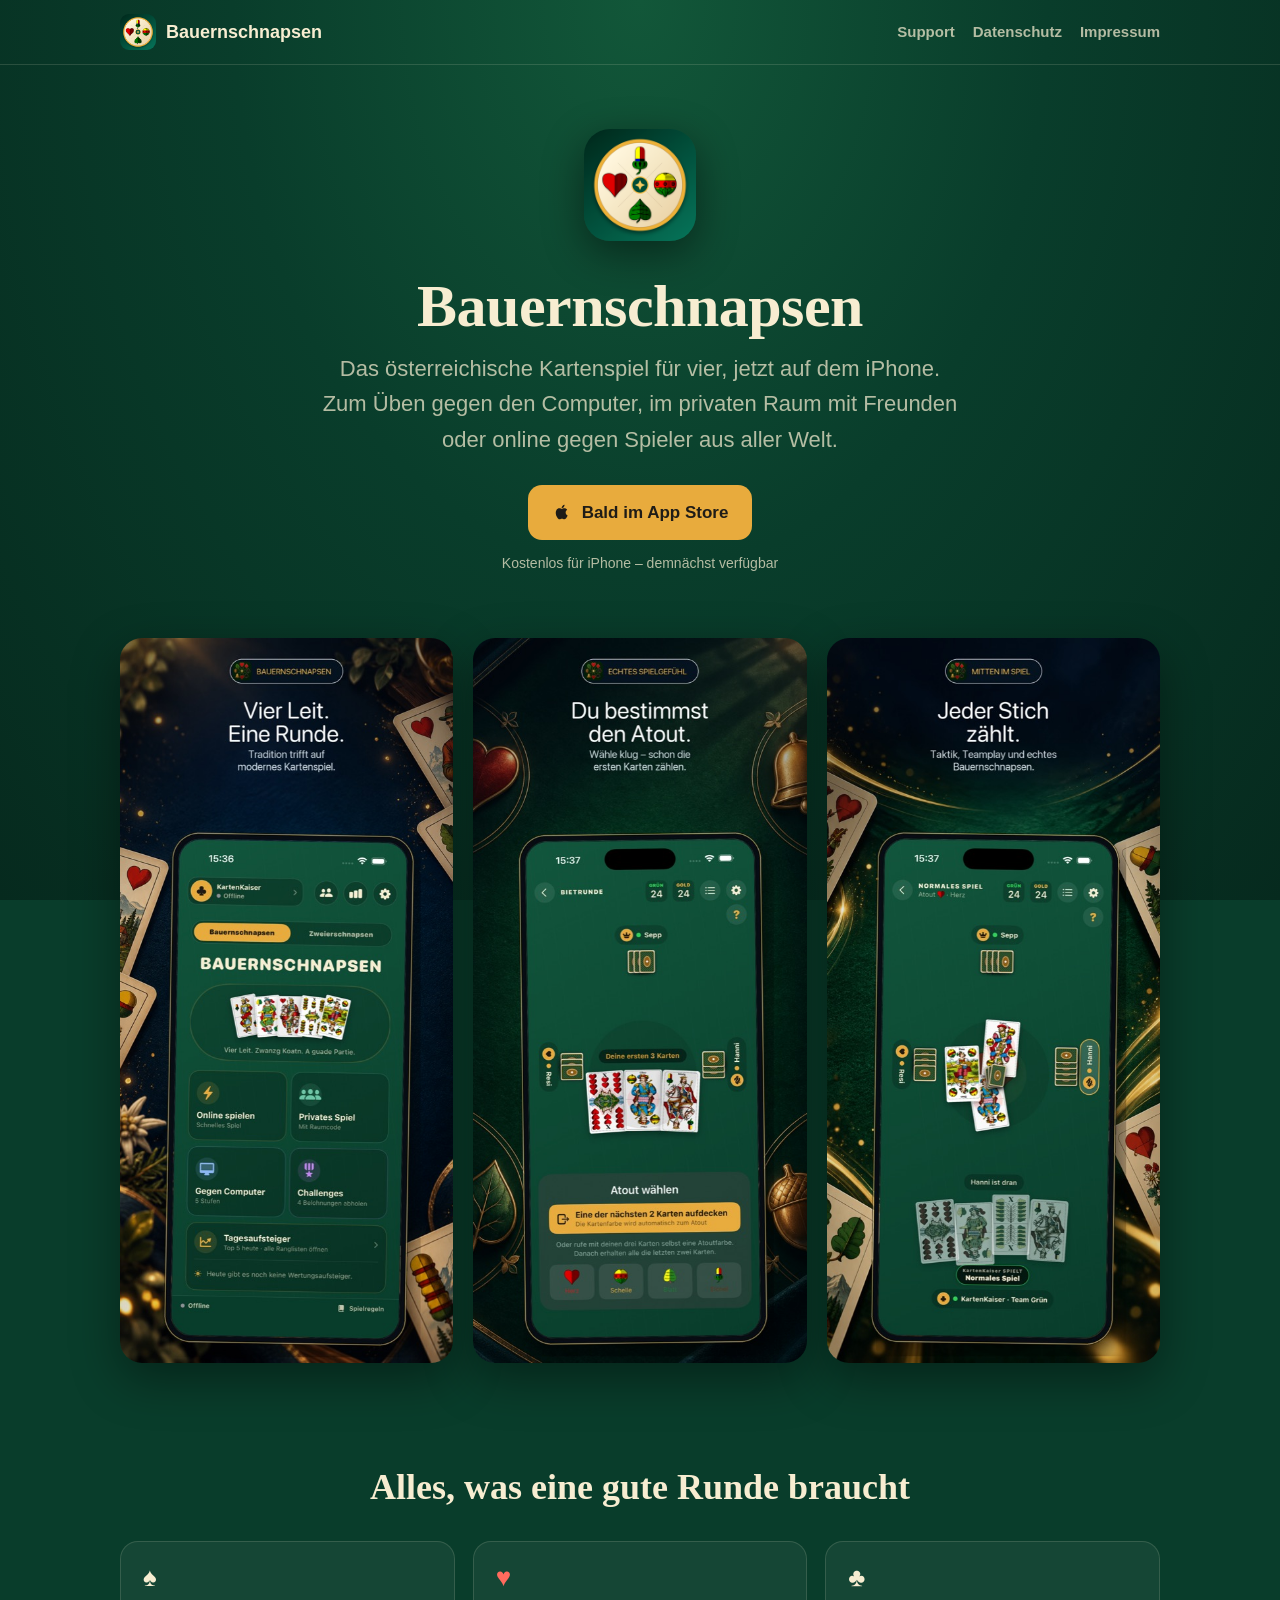
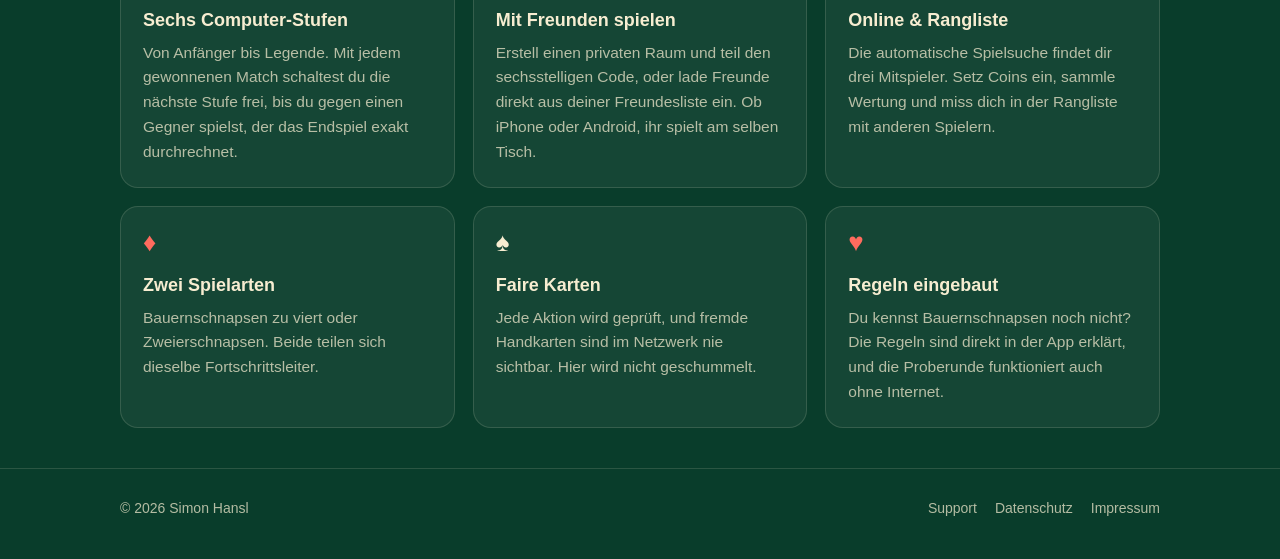
<file: index.html>
<!doctype html>
<html lang="de">
<head>
  <meta charset="utf-8">
  <meta name="viewport" content="width=device-width, initial-scale=1">
  <title>Bauernschnapsen</title>
  <meta name="description" content="Bauernschnapsen und Zweierschnapsen für iPhone: gegen sechs Computer-Stufen, mit Freunden im privaten Raum oder online in der Rangliste.">
  <meta name="theme-color" content="#093d2b">
  <meta property="og:title" content="Bauernschnapsen – das Kartenspiel für iPhone">
  <meta property="og:description" content="Vier leiten eine Runde. Spiel Bauernschnapsen gegen den Computer, mit Freunden oder online.">
  <meta property="og:image" content="assets/screen-1.jpg">
  <link rel="icon" href="assets/icon.png">
  <link rel="apple-touch-icon" href="assets/apple-touch-icon.png">
  <link rel="stylesheet" href="style.css">
</head>
<body>
  <header class="site-header">
    <div class="wrap">
      <a class="brand" href="./"><img src="assets/icon.png" alt="">Bauernschnapsen</a>
      <nav class="nav">
        <a href="support/">Support</a>
        <a href="datenschutz/">Datenschutz</a>
        <a href="impressum/">Impressum</a>
      </nav>
    </div>
  </header>

  <main>
    <div class="hero wrap">
      <img class="app-icon" src="assets/icon.png" alt="App-Icon von Bauernschnapsen">
      <h1>Bauernschnapsen</h1>
      <p class="tagline">Das österreichische Kartenspiel für vier, jetzt auf dem iPhone. Zum Üben gegen den Computer, im privaten Raum mit Freunden oder online gegen Spieler aus aller Welt.</p>
      <span class="btn">
        <svg viewBox="0 0 24 24" fill="currentColor" aria-hidden="true"><path d="M16.37 12.6c-.02-2.2 1.8-3.26 1.88-3.31-1.03-1.5-2.62-1.7-3.19-1.73-1.36-.14-2.65.8-3.34.8-.69 0-1.75-.78-2.88-.76-1.48.02-2.85.86-3.61 2.19-1.54 2.67-.39 6.63 1.11 8.8.73 1.06 1.61 2.25 2.75 2.2 1.1-.04 1.52-.71 2.86-.71 1.33 0 1.71.71 2.88.69 1.19-.02 1.94-1.08 2.67-2.14.84-1.23 1.19-2.42 1.21-2.48-.03-.01-2.32-.89-2.34-3.55zM14.17 6.13c.61-.74 1.02-1.76.91-2.78-.88.04-1.94.59-2.57 1.32-.56.65-1.06 1.69-.93 2.69.98.08 1.98-.5 2.59-1.23z"/></svg>
        Bald im App Store
      </span>
      <span class="btn-note">Kostenlos für iPhone – demnächst verfügbar</span>
    </div>

    <div class="wrap">
      <div class="screens">
        <img src="assets/screen-1.jpg" width="1100" height="2390" alt="Spieltisch mit vier Spielern während einer Runde Bauernschnapsen" loading="lazy">
        <img src="assets/screen-2.jpg" width="1100" height="2390" alt="Auswahl der Trumpffarbe (Atout)" loading="lazy">
        <img src="assets/screen-3.jpg" width="1100" height="2390" alt="Stichübersicht mit Punkten" loading="lazy">
      </div>
    </div>

    <section>
      <div class="wrap">
        <h2 class="section-title">Alles, was eine gute Runde braucht</h2>
        <div class="features">
          <div class="feature">
            <span class="suit">♠</span>
            <h3>Sechs Computer-Stufen</h3>
            <p>Von Anfänger bis Legende. Mit jedem gewonnenen Match schaltest du die nächste Stufe frei, bis du gegen einen Gegner spielst, der das Endspiel exakt durchrechnet.</p>
          </div>
          <div class="feature">
            <span class="suit red">♥</span>
            <h3>Mit Freunden spielen</h3>
            <p>Erstell einen privaten Raum und teil den sechsstelligen Code, oder lade Freunde direkt aus deiner Freundesliste ein. Ob iPhone oder Android, ihr spielt am selben Tisch.</p>
          </div>
          <div class="feature">
            <span class="suit">♣</span>
            <h3>Online & Rangliste</h3>
            <p>Die automatische Spielsuche findet dir drei Mitspieler. Setz Coins ein, sammle Wertung und miss dich in der Rangliste mit anderen Spielern.</p>
          </div>
          <div class="feature">
            <span class="suit red">♦</span>
            <h3>Zwei Spielarten</h3>
            <p>Bauernschnapsen zu viert oder Zweierschnapsen. Beide teilen sich dieselbe Fortschrittsleiter.</p>
          </div>
          <div class="feature">
            <span class="suit">♠</span>
            <h3>Faire Karten</h3>
            <p>Jede Aktion wird geprüft, und fremde Handkarten sind im Netzwerk nie sichtbar. Hier wird nicht geschummelt.</p>
          </div>
          <div class="feature">
            <span class="suit red">♥</span>
            <h3>Regeln eingebaut</h3>
            <p>Du kennst Bauernschnapsen noch nicht? Die Regeln sind direkt in der App erklärt, und die Proberunde funktioniert auch ohne Internet.</p>
          </div>
        </div>
      </div>
    </section>
  </main>

  <footer class="site-footer">
    <div class="wrap">
      <span>© 2026 Simon Hansl</span>
      <nav>
        <a href="support/">Support</a>
        <a href="datenschutz/">Datenschutz</a>
        <a href="impressum/">Impressum</a>
      </nav>
    </div>
  </footer>
</body>
</html>
</file>
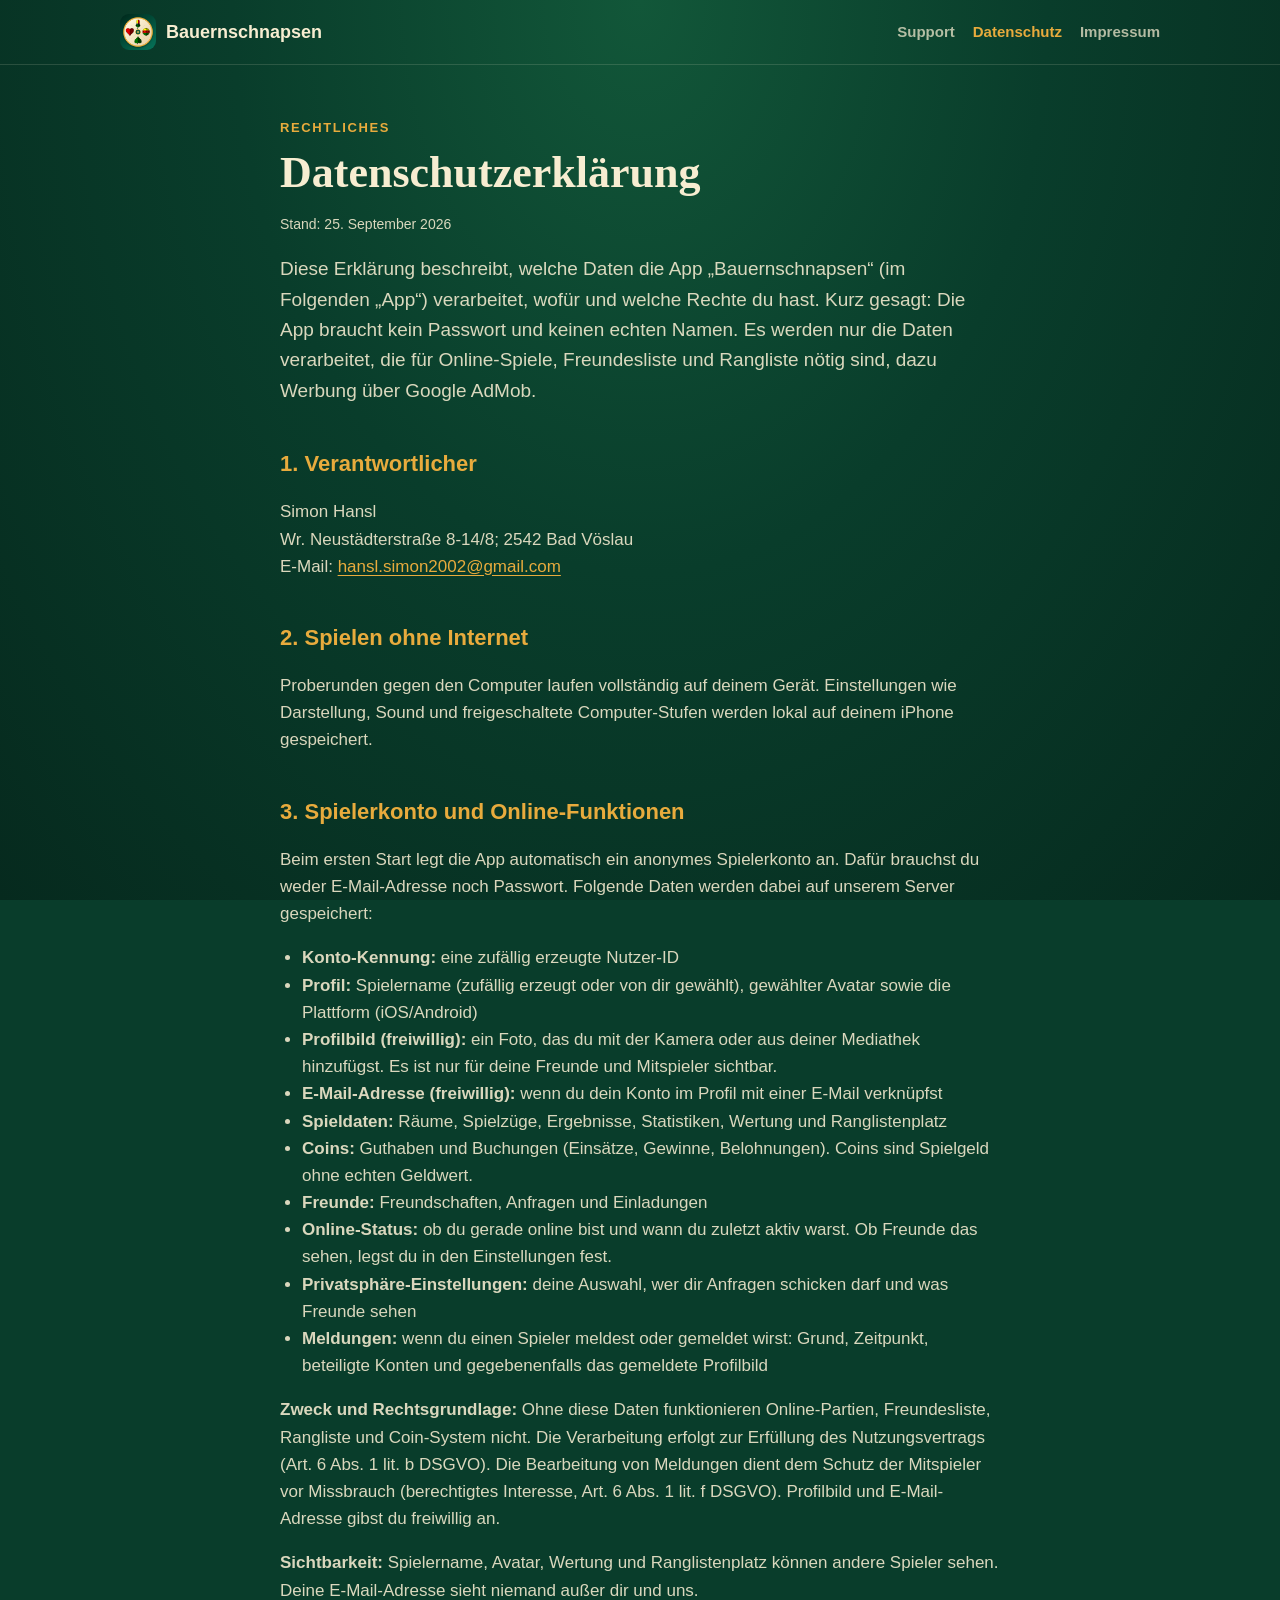
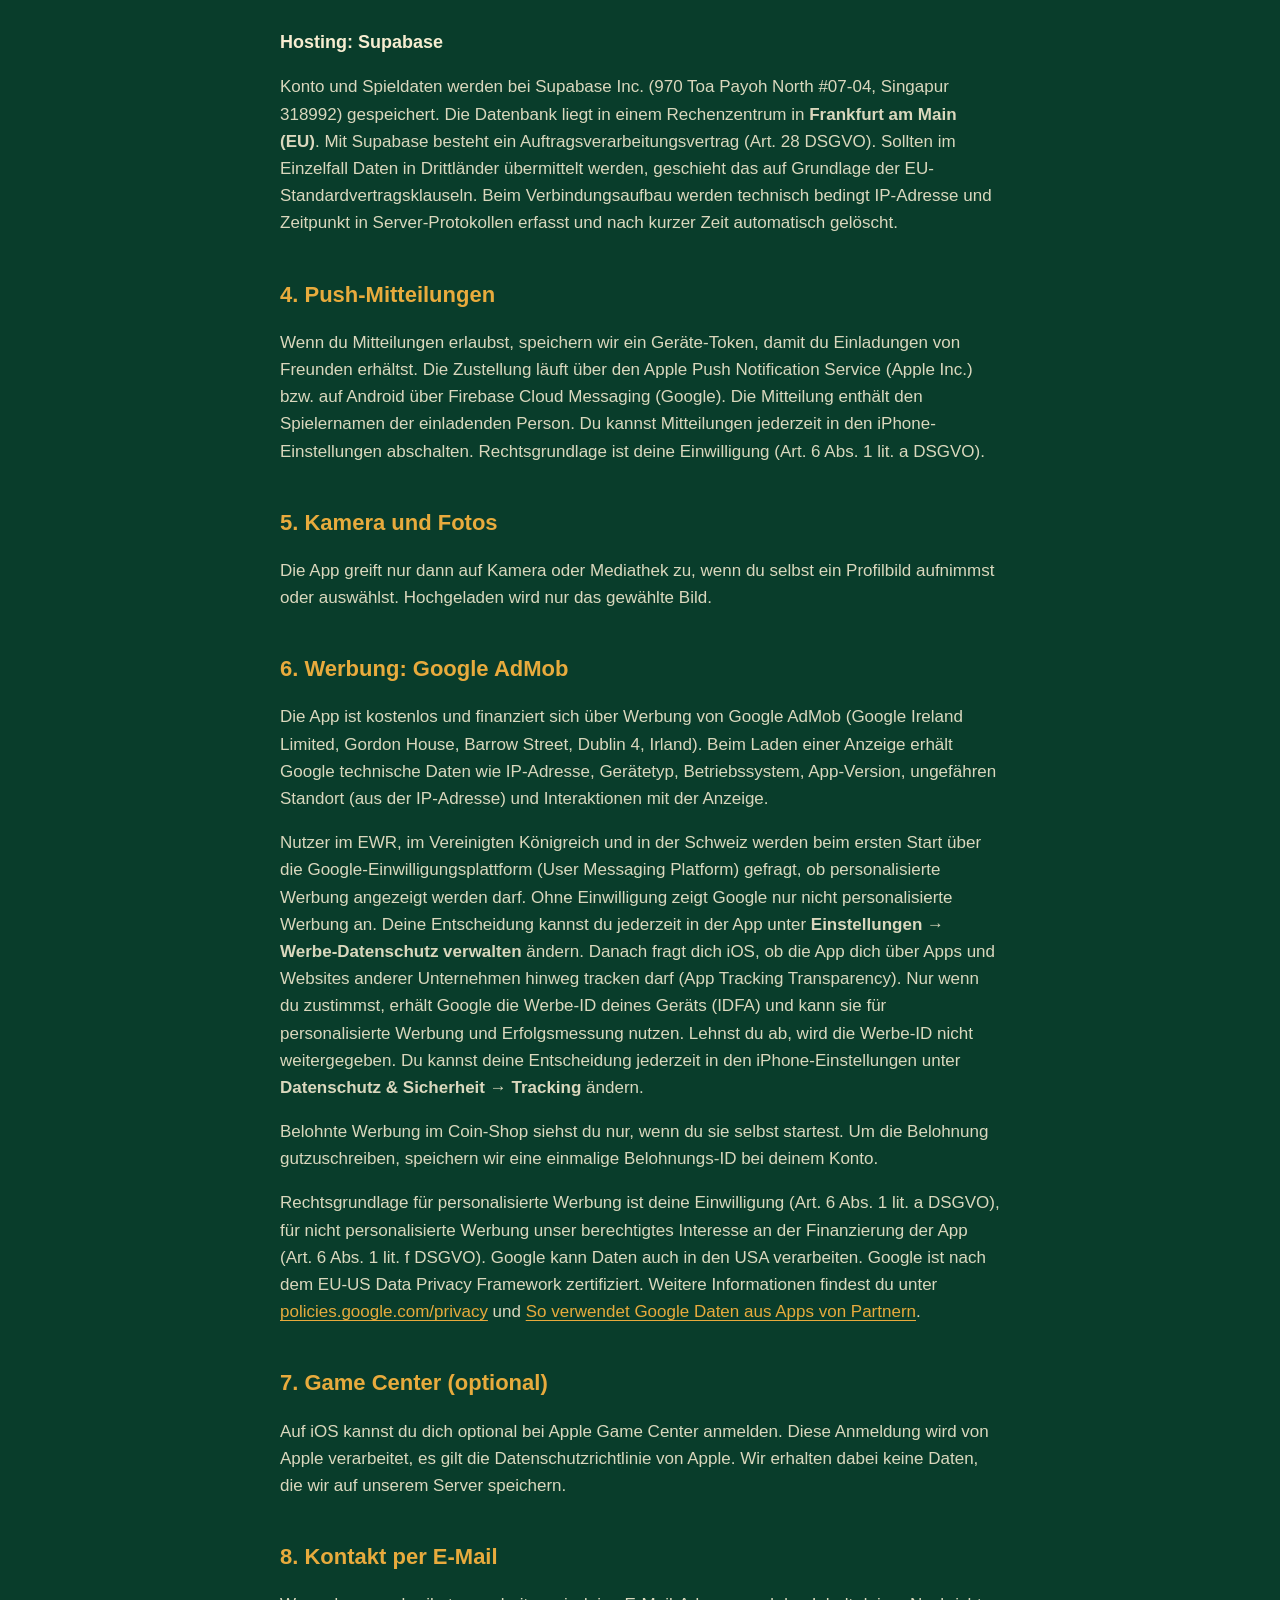
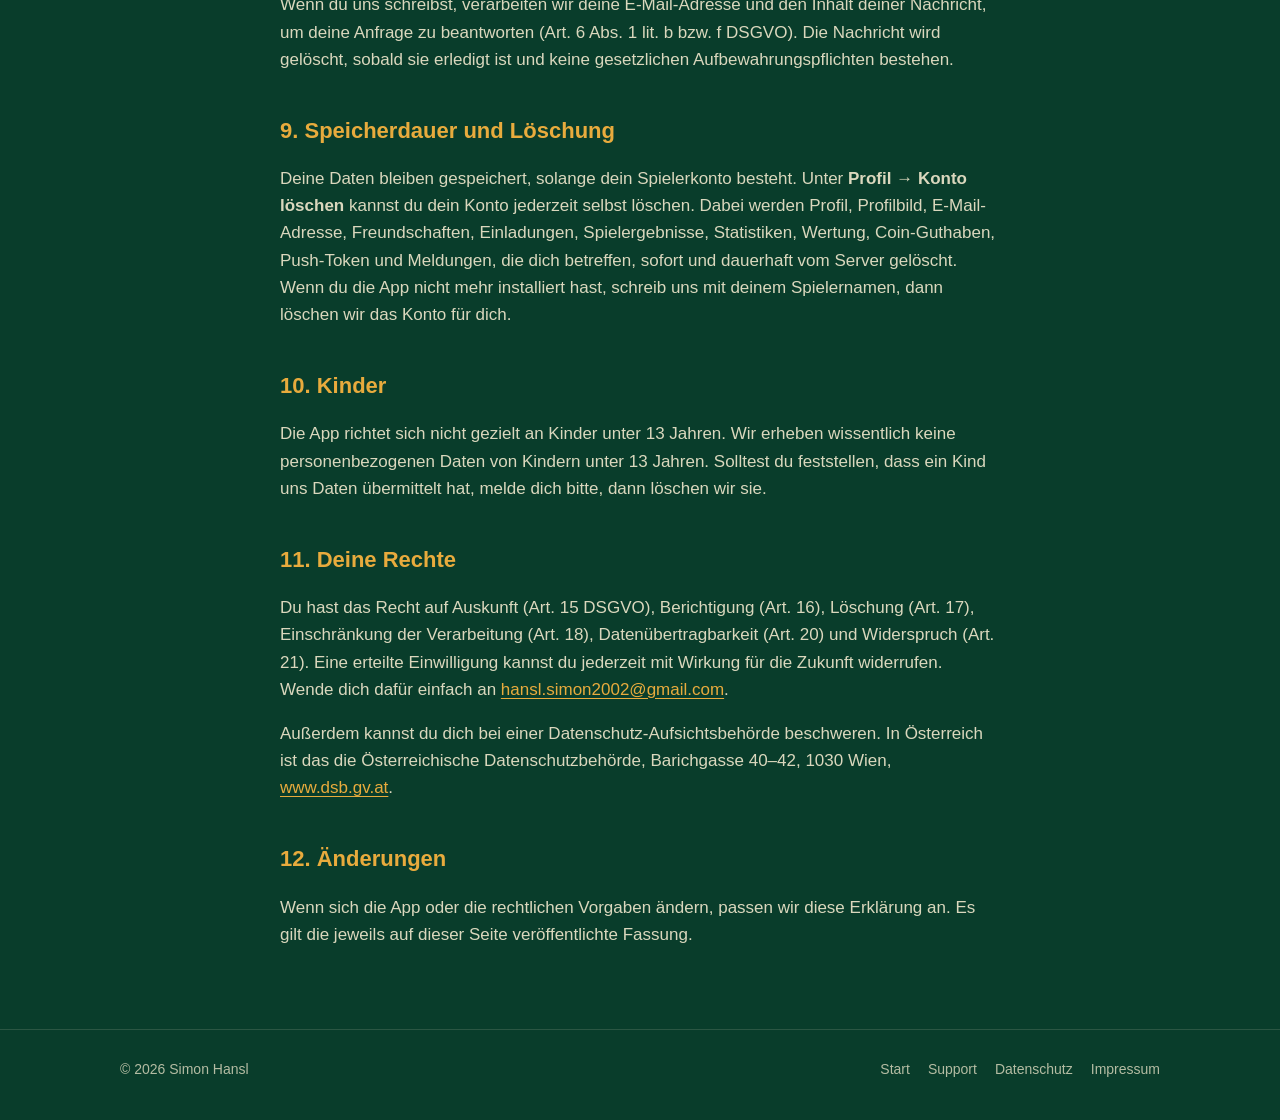
<file: datenschutz/index.html>
<!doctype html>
<html lang="de">
<head>
  <meta charset="utf-8">
  <meta name="viewport" content="width=device-width, initial-scale=1">
  <title>Bauernschnapsen Datenschutz</title>
  <meta name="description" content="Datenschutzerklärung der App Bauernschnapsen.">
  <meta name="theme-color" content="#093d2b">
  <link rel="icon" href="../assets/icon.png">
  <link rel="apple-touch-icon" href="../assets/apple-touch-icon.png">
  <link rel="stylesheet" href="../style.css">
</head>
<body>
  <header class="site-header">
    <div class="wrap">
      <a class="brand" href="../"><img src="../assets/icon.png" alt="">Bauernschnapsen</a>
      <nav class="nav">
        <a href="../support/">Support</a>
        <a href="./" aria-current="page">Datenschutz</a>
        <a href="../impressum/">Impressum</a>
      </nav>
    </div>
  </header>

  <main class="page">
    <div class="wrap">
      <span class="eyebrow">Rechtliches</span>
      <h1>Datenschutzerklärung</h1>
      <p class="meta">Stand: 25. September 2026</p>
      <p class="lead">Diese Erklärung beschreibt, welche Daten die App „Bauernschnapsen“ (im Folgenden „App“) verarbeitet, wofür und welche Rechte du hast. Kurz gesagt: Die App braucht kein Passwort und keinen echten Namen. Es werden nur die Daten verarbeitet, die für Online-Spiele, Freundesliste und Rangliste nötig sind, dazu Werbung über Google AdMob.</p>

      <h2>1. Verantwortlicher</h2>
      <p>Simon Hansl<br>Wr. Neustädterstraße 8-14/8; 2542 Bad Vöslau<br>E-Mail: <a href="mailto:hansl.simon2002@gmail.com">hansl.simon2002@gmail.com</a></p>

      <h2>2. Spielen ohne Internet</h2>
      <p>Proberunden gegen den Computer laufen vollständig auf deinem Gerät. Einstellungen wie Darstellung, Sound und freigeschaltete Computer-Stufen werden lokal auf deinem iPhone gespeichert.</p>

      <h2>3. Spielerkonto und Online-Funktionen</h2>
      <p>Beim ersten Start legt die App automatisch ein anonymes Spielerkonto an. Dafür brauchst du weder E-Mail-Adresse noch Passwort. Folgende Daten werden dabei auf unserem Server gespeichert:</p>
      <ul>
        <li><strong>Konto-Kennung:</strong> eine zufällig erzeugte Nutzer-ID</li>
        <li><strong>Profil:</strong> Spielername (zufällig erzeugt oder von dir gewählt), gewählter Avatar sowie die Plattform (iOS/Android)</li>
        <li><strong>Profilbild (freiwillig):</strong> ein Foto, das du mit der Kamera oder aus deiner Mediathek hinzufügst. Es ist nur für deine Freunde und Mitspieler sichtbar.</li>
        <li><strong>E-Mail-Adresse (freiwillig):</strong> wenn du dein Konto im Profil mit einer E-Mail verknüpfst</li>
        <li><strong>Spieldaten:</strong> Räume, Spielzüge, Ergebnisse, Statistiken, Wertung und Ranglistenplatz</li>
        <li><strong>Coins:</strong> Guthaben und Buchungen (Einsätze, Gewinne, Belohnungen). Coins sind Spielgeld ohne echten Geldwert.</li>
        <li><strong>Freunde:</strong> Freundschaften, Anfragen und Einladungen</li>
        <li><strong>Online-Status:</strong> ob du gerade online bist und wann du zuletzt aktiv warst. Ob Freunde das sehen, legst du in den Einstellungen fest.</li>
        <li><strong>Privatsphäre-Einstellungen:</strong> deine Auswahl, wer dir Anfragen schicken darf und was Freunde sehen</li>
        <li><strong>Meldungen:</strong> wenn du einen Spieler meldest oder gemeldet wirst: Grund, Zeitpunkt, beteiligte Konten und gegebenenfalls das gemeldete Profilbild</li>
      </ul>
      <p><strong>Zweck und Rechtsgrundlage:</strong> Ohne diese Daten funktionieren Online-Partien, Freundesliste, Rangliste und Coin-System nicht. Die Verarbeitung erfolgt zur Erfüllung des Nutzungsvertrags (Art. 6 Abs. 1 lit. b DSGVO). Die Bearbeitung von Meldungen dient dem Schutz der Mitspieler vor Missbrauch (berechtigtes Interesse, Art. 6 Abs. 1 lit. f DSGVO). Profilbild und E-Mail-Adresse gibst du freiwillig an.</p>
      <p><strong>Sichtbarkeit:</strong> Spielername, Avatar, Wertung und Ranglistenplatz können andere Spieler sehen. Deine E-Mail-Adresse sieht niemand außer dir und uns.</p>

      <h3>Hosting: Supabase</h3>
      <p>Konto und Spieldaten werden bei Supabase Inc. (970 Toa Payoh North #07-04, Singapur 318992) gespeichert. Die Datenbank liegt in einem Rechenzentrum in <strong>Frankfurt am Main (EU)</strong>. Mit Supabase besteht ein Auftragsverarbeitungsvertrag (Art. 28 DSGVO). Sollten im Einzelfall Daten in Drittländer übermittelt werden, geschieht das auf Grundlage der EU-Standardvertragsklauseln. Beim Verbindungsaufbau werden technisch bedingt IP-Adresse und Zeitpunkt in Server-Protokollen erfasst und nach kurzer Zeit automatisch gelöscht.</p>

      <h2>4. Push-Mitteilungen</h2>
      <p>Wenn du Mitteilungen erlaubst, speichern wir ein Geräte-Token, damit du Einladungen von Freunden erhältst. Die Zustellung läuft über den Apple Push Notification Service (Apple Inc.) bzw. auf Android über Firebase Cloud Messaging (Google). Die Mitteilung enthält den Spielernamen der einladenden Person. Du kannst Mitteilungen jederzeit in den iPhone-Einstellungen abschalten. Rechtsgrundlage ist deine Einwilligung (Art. 6 Abs. 1 lit. a DSGVO).</p>

      <h2>5. Kamera und Fotos</h2>
      <p>Die App greift nur dann auf Kamera oder Mediathek zu, wenn du selbst ein Profilbild aufnimmst oder auswählst. Hochgeladen wird nur das gewählte Bild.</p>

      <h2>6. Werbung: Google AdMob</h2>
      <p>Die App ist kostenlos und finanziert sich über Werbung von Google AdMob (Google Ireland Limited, Gordon House, Barrow Street, Dublin 4, Irland). Beim Laden einer Anzeige erhält Google technische Daten wie IP-Adresse, Gerätetyp, Betriebssystem, App-Version, ungefähren Standort (aus der IP-Adresse) und Interaktionen mit der Anzeige.</p>
      <p>Nutzer im EWR, im Vereinigten Königreich und in der Schweiz werden beim ersten Start über die Google-Einwilligungsplattform (User Messaging Platform) gefragt, ob personalisierte Werbung angezeigt werden darf. Ohne Einwilligung zeigt Google nur nicht personalisierte Werbung an. Deine Entscheidung kannst du jederzeit in der App unter <strong>Einstellungen → Werbe-Datenschutz verwalten</strong> ändern. Danach fragt dich iOS, ob die App dich über Apps und Websites anderer Unternehmen hinweg tracken darf (App Tracking Transparency). Nur wenn du zustimmst, erhält Google die Werbe-ID deines Geräts (IDFA) und kann sie für personalisierte Werbung und Erfolgsmessung nutzen. Lehnst du ab, wird die Werbe-ID nicht weitergegeben. Du kannst deine Entscheidung jederzeit in den iPhone-Einstellungen unter <strong>Datenschutz &amp; Sicherheit → Tracking</strong> ändern.</p>
      <p>Belohnte Werbung im Coin-Shop siehst du nur, wenn du sie selbst startest. Um die Belohnung gutzuschreiben, speichern wir eine einmalige Belohnungs-ID bei deinem Konto.</p>
      <p>Rechtsgrundlage für personalisierte Werbung ist deine Einwilligung (Art. 6 Abs. 1 lit. a DSGVO), für nicht personalisierte Werbung unser berechtigtes Interesse an der Finanzierung der App (Art. 6 Abs. 1 lit. f DSGVO). Google kann Daten auch in den USA verarbeiten. Google ist nach dem EU-US Data Privacy Framework zertifiziert. Weitere Informationen findest du unter <a href="https://policies.google.com/privacy">policies.google.com/privacy</a> und <a href="https://policies.google.com/technologies/partner-sites">So verwendet Google Daten aus Apps von Partnern</a>.</p>

      <h2>7. Game Center (optional)</h2>
      <p>Auf iOS kannst du dich optional bei Apple Game Center anmelden. Diese Anmeldung wird von Apple verarbeitet, es gilt die Datenschutzrichtlinie von Apple. Wir erhalten dabei keine Daten, die wir auf unserem Server speichern.</p>

      <h2>8. Kontakt per E-Mail</h2>
      <p>Wenn du uns schreibst, verarbeiten wir deine E-Mail-Adresse und den Inhalt deiner Nachricht, um deine Anfrage zu beantworten (Art. 6 Abs. 1 lit. b bzw. f DSGVO). Die Nachricht wird gelöscht, sobald sie erledigt ist und keine gesetzlichen Aufbewahrungspflichten bestehen.</p>

      <h2>9. Speicherdauer und Löschung</h2>
      <p>Deine Daten bleiben gespeichert, solange dein Spielerkonto besteht. Unter <strong>Profil → Konto löschen</strong> kannst du dein Konto jederzeit selbst löschen. Dabei werden Profil, Profilbild, E-Mail-Adresse, Freundschaften, Einladungen, Spielergebnisse, Statistiken, Wertung, Coin-Guthaben, Push-Token und Meldungen, die dich betreffen, sofort und dauerhaft vom Server gelöscht. Wenn du die App nicht mehr installiert hast, schreib uns mit deinem Spielernamen, dann löschen wir das Konto für dich.</p>

      <h2>10. Kinder</h2>
      <p>Die App richtet sich nicht gezielt an Kinder unter 13 Jahren. Wir erheben wissentlich keine personenbezogenen Daten von Kindern unter 13 Jahren. Solltest du feststellen, dass ein Kind uns Daten übermittelt hat, melde dich bitte, dann löschen wir sie.</p>

      <h2>11. Deine Rechte</h2>
      <p>Du hast das Recht auf Auskunft (Art. 15 DSGVO), Berichtigung (Art. 16), Löschung (Art. 17), Einschränkung der Verarbeitung (Art. 18), Datenübertragbarkeit (Art. 20) und Widerspruch (Art. 21). Eine erteilte Einwilligung kannst du jederzeit mit Wirkung für die Zukunft widerrufen. Wende dich dafür einfach an <a href="mailto:hansl.simon2002@gmail.com">hansl.simon2002@gmail.com</a>.</p>
      <p>Außerdem kannst du dich bei einer Datenschutz-Aufsichtsbehörde beschweren. In Österreich ist das die Österreichische Datenschutzbehörde, Barichgasse 40–42, 1030 Wien, <a href="https://www.dsb.gv.at">www.dsb.gv.at</a>.</p>

      <h2>12. Änderungen</h2>
      <p>Wenn sich die App oder die rechtlichen Vorgaben ändern, passen wir diese Erklärung an. Es gilt die jeweils auf dieser Seite veröffentlichte Fassung.</p>
    </div>
  </main>

  <footer class="site-footer">
    <div class="wrap">
      <span>© 2026 Simon Hansl</span>
      <nav>
        <a href="../">Start</a>
        <a href="../support/">Support</a>
        <a href="./">Datenschutz</a>
        <a href="../impressum/">Impressum</a>
      </nav>
    </div>
  </footer>
</body>
</html>
</file>
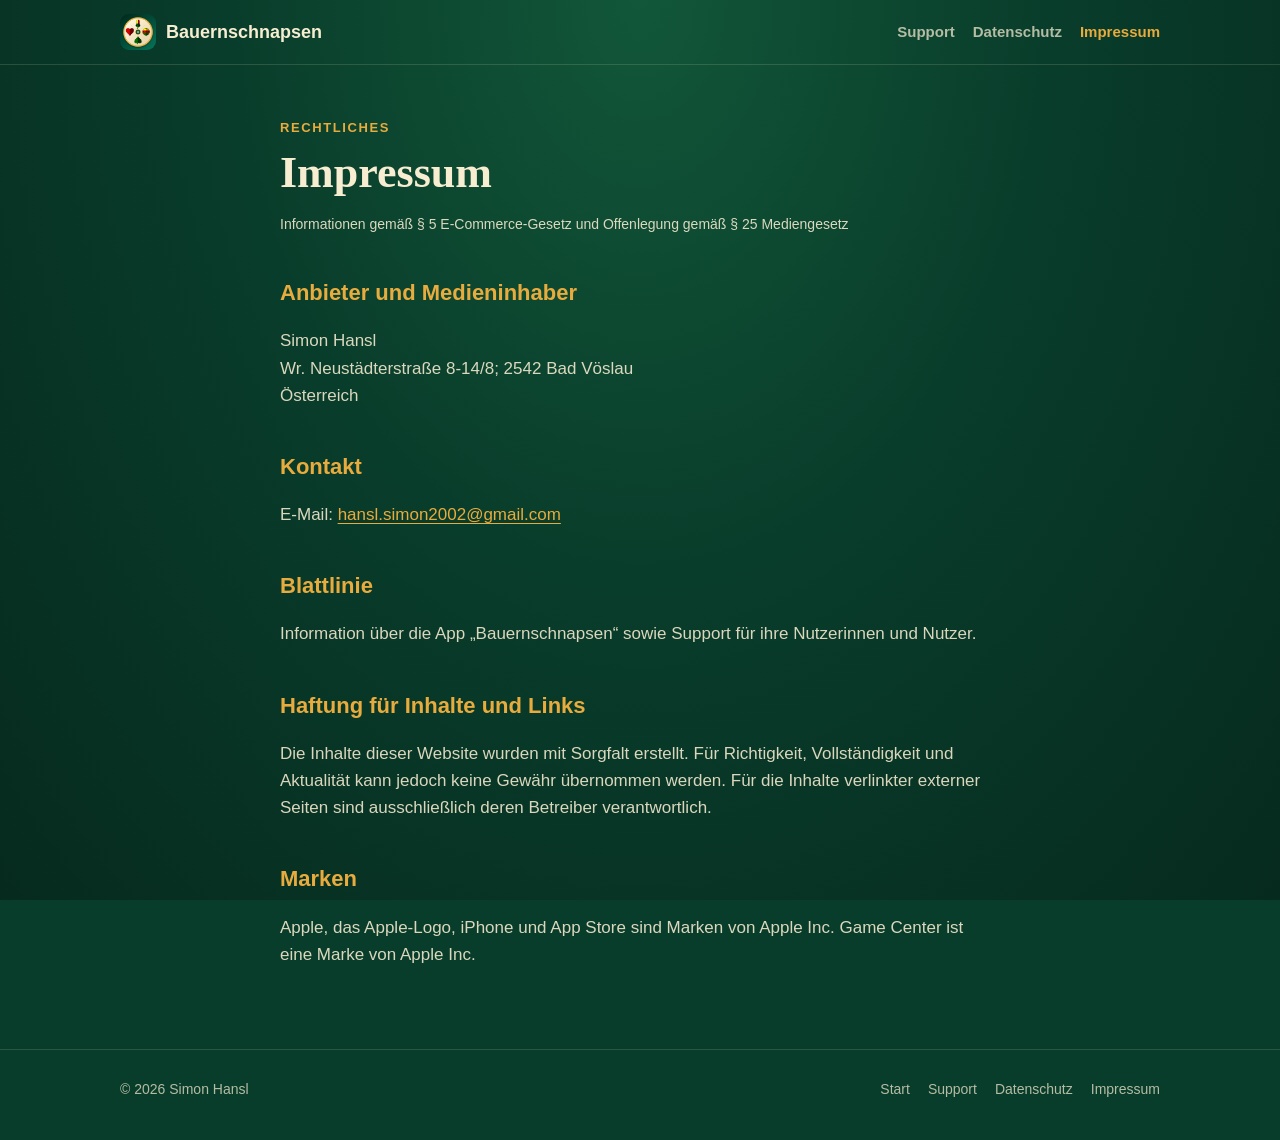
<file: impressum/index.html>
<!doctype html>
<html lang="de">
<head>
  <meta charset="utf-8">
  <meta name="viewport" content="width=device-width, initial-scale=1">
  <title>Bauernschnapsen Impressum</title>
  <meta name="description" content="Impressum und Offenlegung für die App Bauernschnapsen.">
  <meta name="theme-color" content="#093d2b">
  <link rel="icon" href="../assets/icon.png">
  <link rel="apple-touch-icon" href="../assets/apple-touch-icon.png">
  <link rel="stylesheet" href="../style.css">
</head>
<body>
  <header class="site-header">
    <div class="wrap">
      <a class="brand" href="../"><img src="../assets/icon.png" alt="">Bauernschnapsen</a>
      <nav class="nav">
        <a href="../support/">Support</a>
        <a href="../datenschutz/">Datenschutz</a>
        <a href="./" aria-current="page">Impressum</a>
      </nav>
    </div>
  </header>

  <main class="page">
    <div class="wrap">
      <span class="eyebrow">Rechtliches</span>
      <h1>Impressum</h1>
      <p class="meta">Informationen gemäß § 5 E-Commerce-Gesetz und Offenlegung gemäß § 25 Mediengesetz</p>

      <h2>Anbieter und Medieninhaber</h2>
      <p>Simon Hansl<br>Wr. Neustädterstraße 8-14/8; 2542 Bad Vöslau<br>Österreich</p>

      <h2>Kontakt</h2>
      <p>E-Mail: <a href="mailto:hansl.simon2002@gmail.com">hansl.simon2002@gmail.com</a></p>

      <h2>Blattlinie</h2>
      <p>Information über die App „Bauernschnapsen“ sowie Support für ihre Nutzerinnen und Nutzer.</p>

      <h2>Haftung für Inhalte und Links</h2>
      <p>Die Inhalte dieser Website wurden mit Sorgfalt erstellt. Für Richtigkeit, Vollständigkeit und Aktualität kann jedoch keine Gewähr übernommen werden. Für die Inhalte verlinkter externer Seiten sind ausschließlich deren Betreiber verantwortlich.</p>

      <h2>Marken</h2>
      <p>Apple, das Apple-Logo, iPhone und App Store sind Marken von Apple Inc. Game Center ist eine Marke von Apple Inc.</p>
    </div>
  </main>

  <footer class="site-footer">
    <div class="wrap">
      <span>© 2026 Simon Hansl</span>
      <nav>
        <a href="../">Start</a>
        <a href="../support/">Support</a>
        <a href="../datenschutz/">Datenschutz</a>
        <a href="./">Impressum</a>
      </nav>
    </div>
  </footer>
</body>
</html>
</file>
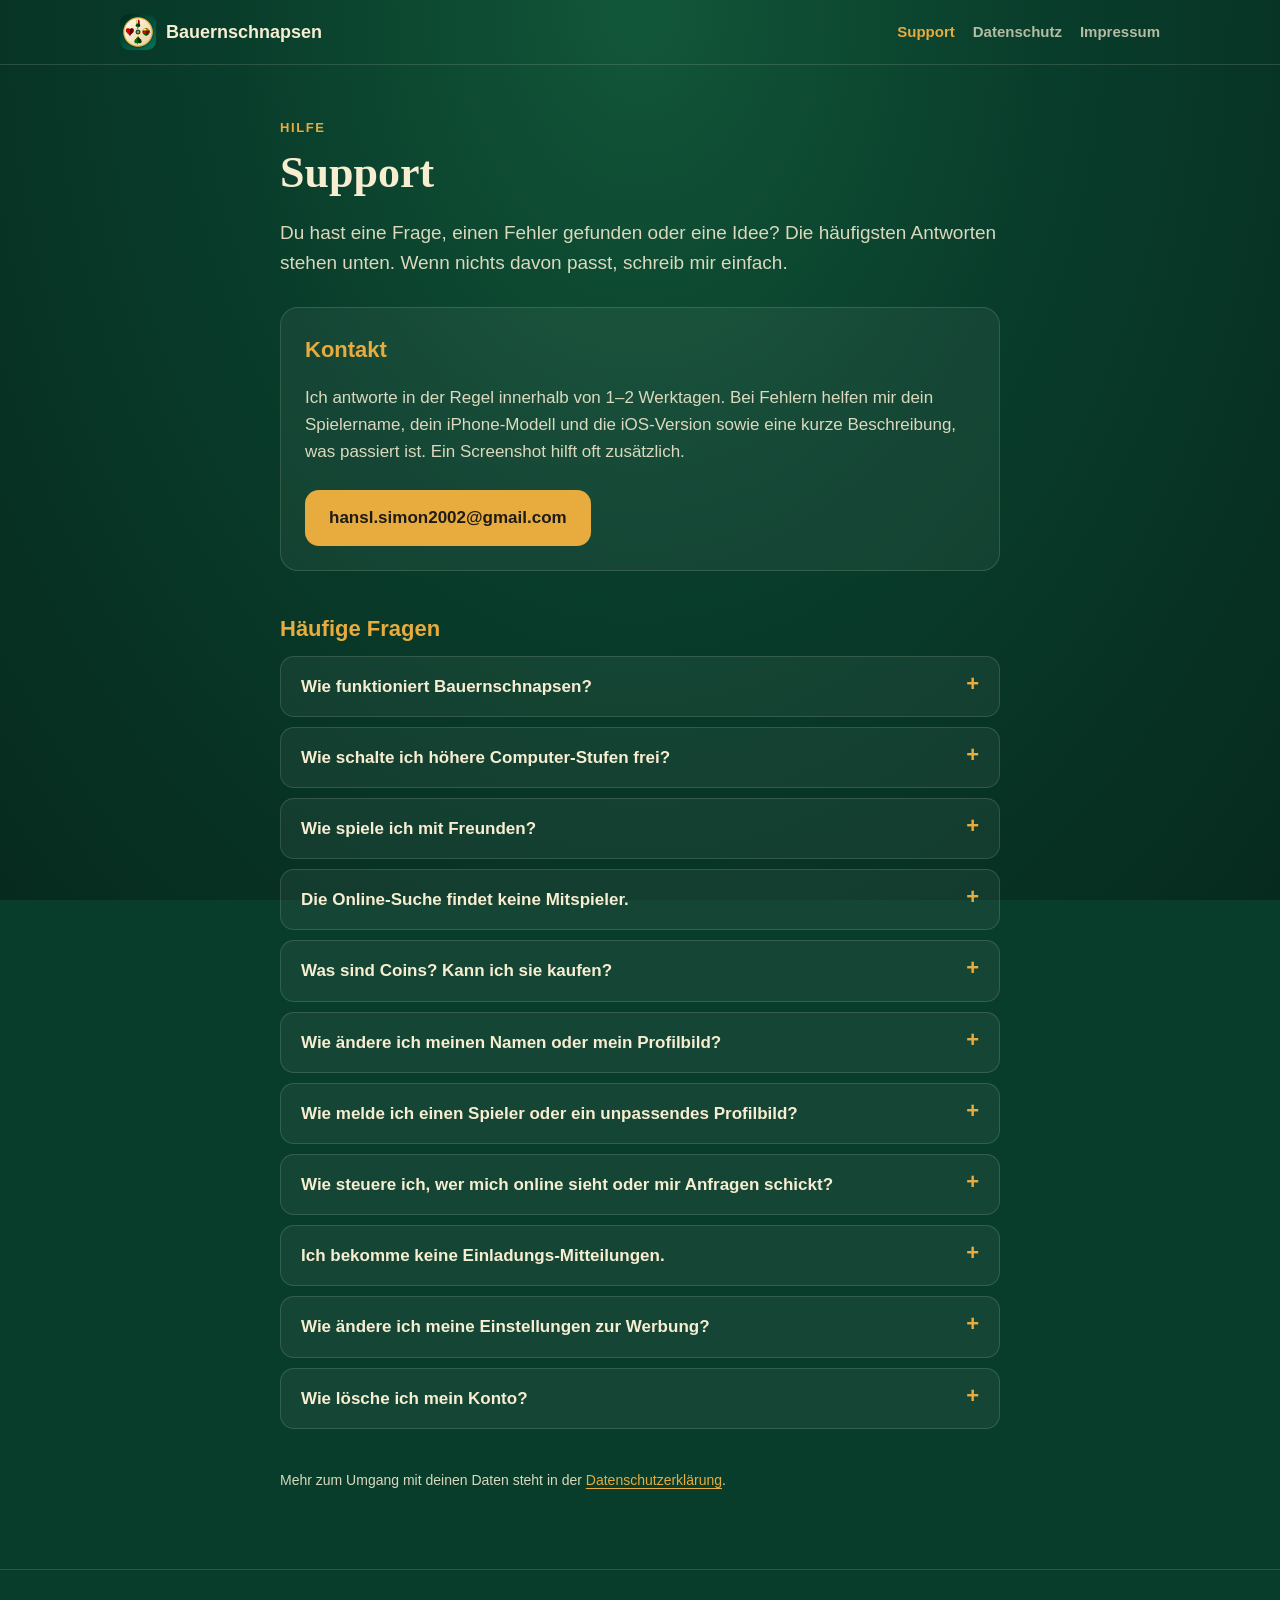
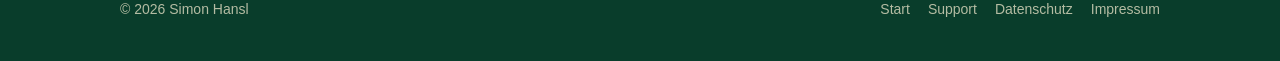
<file: support/index.html>
<!doctype html>
<html lang="de">
<head>
  <meta charset="utf-8">
  <meta name="viewport" content="width=device-width, initial-scale=1">
  <title>Bauernschnapsen Support</title>
  <meta name="description" content="Hilfe, häufige Fragen und Kontakt zur App Bauernschnapsen.">
  <meta name="theme-color" content="#093d2b">
  <link rel="icon" href="../assets/icon.png">
  <link rel="apple-touch-icon" href="../assets/apple-touch-icon.png">
  <link rel="stylesheet" href="../style.css">
</head>
<body>
  <header class="site-header">
    <div class="wrap">
      <a class="brand" href="../"><img src="../assets/icon.png" alt="">Bauernschnapsen</a>
      <nav class="nav">
        <a href="./" aria-current="page">Support</a>
        <a href="../datenschutz/">Datenschutz</a>
        <a href="../impressum/">Impressum</a>
      </nav>
    </div>
  </header>

  <main class="page">
    <div class="wrap">
      <span class="eyebrow">Hilfe</span>
      <h1>Support</h1>
      <p class="lead">Du hast eine Frage, einen Fehler gefunden oder eine Idee? Die häufigsten Antworten stehen unten. Wenn nichts davon passt, schreib mir einfach.</p>

      <div class="contact-card">
        <h2>Kontakt</h2>
        <p>Ich antworte in der Regel innerhalb von 1–2 Werktagen. Bei Fehlern helfen mir dein Spielername, dein iPhone-Modell und die iOS-Version sowie eine kurze Beschreibung, was passiert ist. Ein Screenshot hilft oft zusätzlich.</p>
        <a class="btn" href="mailto:hansl.simon2002@gmail.com?subject=Bauernschnapsen%20Support">hansl.simon2002@gmail.com</a>
      </div>

      <h2>Häufige Fragen</h2>

      <details>
        <summary>Wie funktioniert Bauernschnapsen?</summary>
        <p>Die vollständigen Regeln findest du in der App unter <strong>Regeln</strong>. Am einfachsten lernst du das Spiel in einer Proberunde gegen den Computer auf der Stufe Anfänger. Die Proberunde funktioniert auch ohne Internet.</p>
      </details>

      <details>
        <summary>Wie schalte ich höhere Computer-Stufen frei?</summary>
        <p>Am Anfang ist nur Anfänger offen. Jedes vollständig gewonnene Match auf der höchsten freigeschalteten Stufe öffnet dauerhaft die nächste: Leicht, Mittel, Schwer, Meister und zuletzt Legende. Bauernschnapsen und Zweierschnapsen teilen sich denselben Fortschritt.</p>
      </details>

      <details>
        <summary>Wie spiele ich mit Freunden?</summary>
        <p>Tippe auf <strong>Raum erstellen</strong> und schick den sechsstelligen Code an deine Freunde. Sie geben den Code ein und tippen auf <strong>Beitreten</strong>. Wenn ihr in der App befreundet seid, kannst du Freunde auch direkt aus der Freundesliste einladen. Sie bekommen dann eine Mitteilung. iPhone- und Android-Spieler können gemeinsam spielen.</p>
      </details>

      <details>
        <summary>Die Online-Suche findet keine Mitspieler.</summary>
        <p>Für eine Online-Partie braucht es vier Spieler. Zu ruhigen Zeiten kann die Suche deshalb etwas dauern. Prüfe deine Internetverbindung und versuch es später noch einmal. Mit Freunden geht es über einen privaten Raum am schnellsten.</p>
      </details>

      <details>
        <summary>Was sind Coins? Kann ich sie kaufen?</summary>
        <p>Coins sind reines Spielgeld für die automatische Online-Suche. Neue Profile starten mit 100 Coins. Vor der Suche wählst du einen Einsatz zwischen 0 und 25 Coins. Gewinnst du, bekommst du deinen Einsatz doppelt zurück. Verlierst du, ist er weg.</p>
        <p>Im Coin-Shop kannst du dir durch das Ansehen eines Werbevideos zusätzliche Coins holen. Coins lassen sich nicht mit echtem Geld kaufen und nicht auszahlen. Private Räume und Proberunden sind immer kostenlos.</p>
      </details>

      <details>
        <summary>Wie ändere ich meinen Namen oder mein Profilbild?</summary>
        <p>Öffne dein Profil und tippe auf deinen Namen oder dein Bild. Jeder Name kann nur einmal vergeben werden. Ist dein Wunschname schon belegt, zeigt dir die App das an.</p>
      </details>

      <details>
        <summary>Wie melde ich einen Spieler oder ein unpassendes Profilbild?</summary>
        <p>Öffne das Profil des Spielers und tippe auf <strong>Spieler melden</strong>. Meldungen werden manuell geprüft. Wird ein Profilbild von mehreren Spielern gemeldet, wird es bis zur Prüfung automatisch ausgeblendet. In dringenden Fällen kannst du mir auch direkt schreiben.</p>
      </details>

      <details>
        <summary>Wie steuere ich, wer mich online sieht oder mir Anfragen schickt?</summary>
        <p>In den <strong>Einstellungen</strong> legst du fest, ob Freunde deinen Online-Status und „zuletzt online“ sehen und wer dir Freundschaftsanfragen schicken darf: alle, nur Freunde von Freunden oder niemand.</p>
      </details>

      <details>
        <summary>Ich bekomme keine Einladungs-Mitteilungen.</summary>
        <p>Prüfe in den iPhone-Einstellungen unter <strong>Mitteilungen → Bauernschnapsen</strong>, ob Mitteilungen erlaubt sind. Öffne danach die App einmal, damit dein Gerät neu registriert wird.</p>
      </details>

      <details>
        <summary>Wie ändere ich meine Einstellungen zur Werbung?</summary>
        <p>In den Einstellungen der App findest du <strong>Werbe-Datenschutz verwalten</strong>. Dort kannst du deine Einwilligung zu personalisierter Werbung jederzeit ändern. Ob die App dein Gerät für Werbung tracken darf, steuerst du zusätzlich in den iPhone-Einstellungen unter <strong>Datenschutz &amp; Sicherheit → Tracking</strong>.</p>
      </details>

      <details>
        <summary>Wie lösche ich mein Konto?</summary>
        <p>Öffne dein Profil und scroll ganz nach unten zu <strong>Konto löschen</strong>. Damit werden dein Profil, deine Statistiken, deine Freundschaften, dein Profilbild und dein Coin-Guthaben dauerhaft vom Server gelöscht. Das kann nicht rückgängig gemacht werden. Falls du die App nicht mehr installiert hast, schreib mir eine E-Mail mit deinem Spielernamen, dann lösche ich das Konto für dich.</p>
      </details>

      <p class="meta" style="margin-top:40px">Mehr zum Umgang mit deinen Daten steht in der <a href="../datenschutz/">Datenschutzerklärung</a>.</p>
    </div>
  </main>

  <footer class="site-footer">
    <div class="wrap">
      <span>© 2026 Simon Hansl</span>
      <nav>
        <a href="../">Start</a>
        <a href="./">Support</a>
        <a href="../datenschutz/">Datenschutz</a>
        <a href="../impressum/">Impressum</a>
      </nav>
    </div>
  </footer>
</body>
</html>
</file>
<file: style.css>
:root {
  --felt: #093d2b;
  --felt-light: #125739;
  --felt-deep: #062a1e;
  --cream: #f7edd1;
  --cream-soft: rgba(247, 237, 209, 0.72);
  --gold: #e8ab3d;
  --ink: #1f1c17;
  --red: #c7211f;
  --line: rgba(247, 237, 209, 0.14);
  --card: rgba(255, 255, 255, 0.05);
  --radius: 18px;
  --max: 1080px;
}

* { box-sizing: border-box; }

html { -webkit-text-size-adjust: 100%; }

body {
  margin: 0;
  background: radial-gradient(ellipse at top, var(--felt-light) 0%, var(--felt) 45%, var(--felt-deep) 100%) fixed;
  background-color: var(--felt);
  color: var(--cream);
  font-family: -apple-system, BlinkMacSystemFont, "SF Pro Text", "Segoe UI", Roboto, Helvetica, Arial, sans-serif;
  font-size: 17px;
  line-height: 1.6;
}

a { color: var(--gold); text-underline-offset: 3px; }
a:hover { color: #f3c46a; }

.wrap { max-width: var(--max); margin: 0 auto; padding: 0 20px; }

/* Header */
.site-header { border-bottom: 1px solid var(--line); }
.site-header .wrap {
  display: flex; align-items: center; justify-content: space-between;
  gap: 16px; padding-top: 14px; padding-bottom: 14px; flex-wrap: wrap;
}
.brand {
  display: flex; align-items: center; gap: 10px;
  color: var(--cream); text-decoration: none; font-weight: 700; font-size: 18px;
}
.brand img { width: 36px; height: 36px; border-radius: 9px; }
.nav { display: flex; gap: 18px; flex-wrap: wrap; }
.nav a { color: var(--cream-soft); text-decoration: none; font-weight: 600; font-size: 15px; }
.nav a:hover, .nav a[aria-current="page"] { color: var(--gold); }

/* Hero */
.hero { padding: 64px 0 40px; text-align: center; }
.hero .app-icon {
  width: 112px; height: 112px; border-radius: 26px;
  box-shadow: 0 12px 40px rgba(0, 0, 0, 0.45);
}
.hero h1 {
  font-family: Georgia, "Times New Roman", serif;
  font-size: clamp(36px, 7vw, 60px); line-height: 1.1;
  margin: 24px 0 12px; letter-spacing: -0.5px;
}
.hero .tagline { font-size: clamp(18px, 2.6vw, 22px); color: var(--cream-soft); max-width: 640px; margin: 0 auto 28px; }
.eyebrow {
  display: inline-block; color: var(--gold); font-weight: 700; font-size: 13px;
  letter-spacing: 1.6px; text-transform: uppercase;
}

.btn {
  display: inline-flex; align-items: center; gap: 10px;
  background: var(--gold); color: var(--ink); text-decoration: none;
  font-weight: 700; padding: 14px 24px; border-radius: 14px;
}
.btn:hover { background: #f3c46a; color: var(--ink); }
.btn svg { width: 20px; height: 20px; }
.btn-note { display: block; margin-top: 12px; font-size: 14px; color: var(--cream-soft); }

/* Screenshots */
.screens {
  display: grid; grid-template-columns: repeat(3, 1fr); gap: 20px;
  padding: 24px 0 56px;
}
.screens img {
  width: 100%; height: auto; display: block;
  border-radius: 22px; box-shadow: 0 16px 48px rgba(0, 0, 0, 0.4);
}

/* Features */
section { padding: 40px 0; }
.section-title {
  font-family: Georgia, "Times New Roman", serif;
  font-size: clamp(26px, 4vw, 36px); margin: 0 0 24px; text-align: center;
}
.features { display: grid; grid-template-columns: repeat(3, 1fr); gap: 18px; }
.feature {
  background: var(--card); border: 1px solid var(--line);
  border-radius: var(--radius); padding: 22px;
}
.feature .suit { font-size: 26px; line-height: 1; }
.feature .suit.red { color: #ff6b5e; }
.feature h3 { margin: 12px 0 6px; font-size: 18px; }
.feature p { margin: 0; color: var(--cream-soft); font-size: 15.5px; }

/* Content pages */
.page { padding: 48px 0 64px; }
.page .wrap { max-width: 760px; }
.page h1 {
  font-family: Georgia, "Times New Roman", serif;
  font-size: clamp(32px, 6vw, 44px); line-height: 1.15; margin: 8px 0 12px;
}
.page h2 { font-size: 22px; margin: 40px 0 10px; color: var(--gold); }
.page h3 { font-size: 18px; margin: 24px 0 6px; }
.page p, .page li { color: rgba(247, 237, 209, 0.88); }
.page ul { padding-left: 22px; }
.lead { font-size: 19px; color: var(--cream-soft); }
.meta { font-size: 14px; color: var(--cream-soft); }

.contact-card {
  background: var(--card); border: 1px solid var(--line); border-radius: var(--radius);
  padding: 24px; margin: 28px 0;
}
.contact-card h2 { margin-top: 0; }
.contact-card .btn { margin-top: 8px; }

details {
  background: var(--card); border: 1px solid var(--line); border-radius: 14px;
  padding: 0 20px; margin: 10px 0;
}
details[open] { padding-bottom: 14px; }
summary {
  cursor: pointer; font-weight: 700; padding: 16px 0; list-style: none;
  display: flex; justify-content: space-between; gap: 12px;
}
summary::-webkit-details-marker { display: none; }
summary::after { content: "+"; color: var(--gold); font-size: 22px; line-height: 1; }
details[open] summary::after { content: "–"; }
details p { margin: 0 0 10px; }

table { width: 100%; border-collapse: collapse; font-size: 15px; margin: 12px 0; }
th, td { text-align: left; vertical-align: top; padding: 10px 8px; border-bottom: 1px solid var(--line); }
th { color: var(--gold); font-weight: 700; }
.table-scroll { overflow-x: auto; }

/* Footer */
.site-footer { border-top: 1px solid var(--line); padding: 28px 0 40px; font-size: 14px; color: var(--cream-soft); }
.site-footer .wrap { display: flex; justify-content: space-between; gap: 16px; flex-wrap: wrap; }
.site-footer nav { display: flex; gap: 18px; flex-wrap: wrap; }
.site-footer a { color: var(--cream-soft); text-decoration: none; }
.site-footer a:hover { color: var(--gold); }

@media (max-width: 760px) {
  body { font-size: 16px; }
  .wrap { padding: 0 16px; }
  .hero { padding: 44px 0 28px; }
  .screens {
    grid-template-columns: repeat(3, 72%); overflow-x: auto;
    scroll-snap-type: x mandatory; padding-bottom: 36px;
  }
  .screens img { scroll-snap-align: center; }
  .features { grid-template-columns: 1fr; }
  .nav { gap: 14px; }
}
</file>
